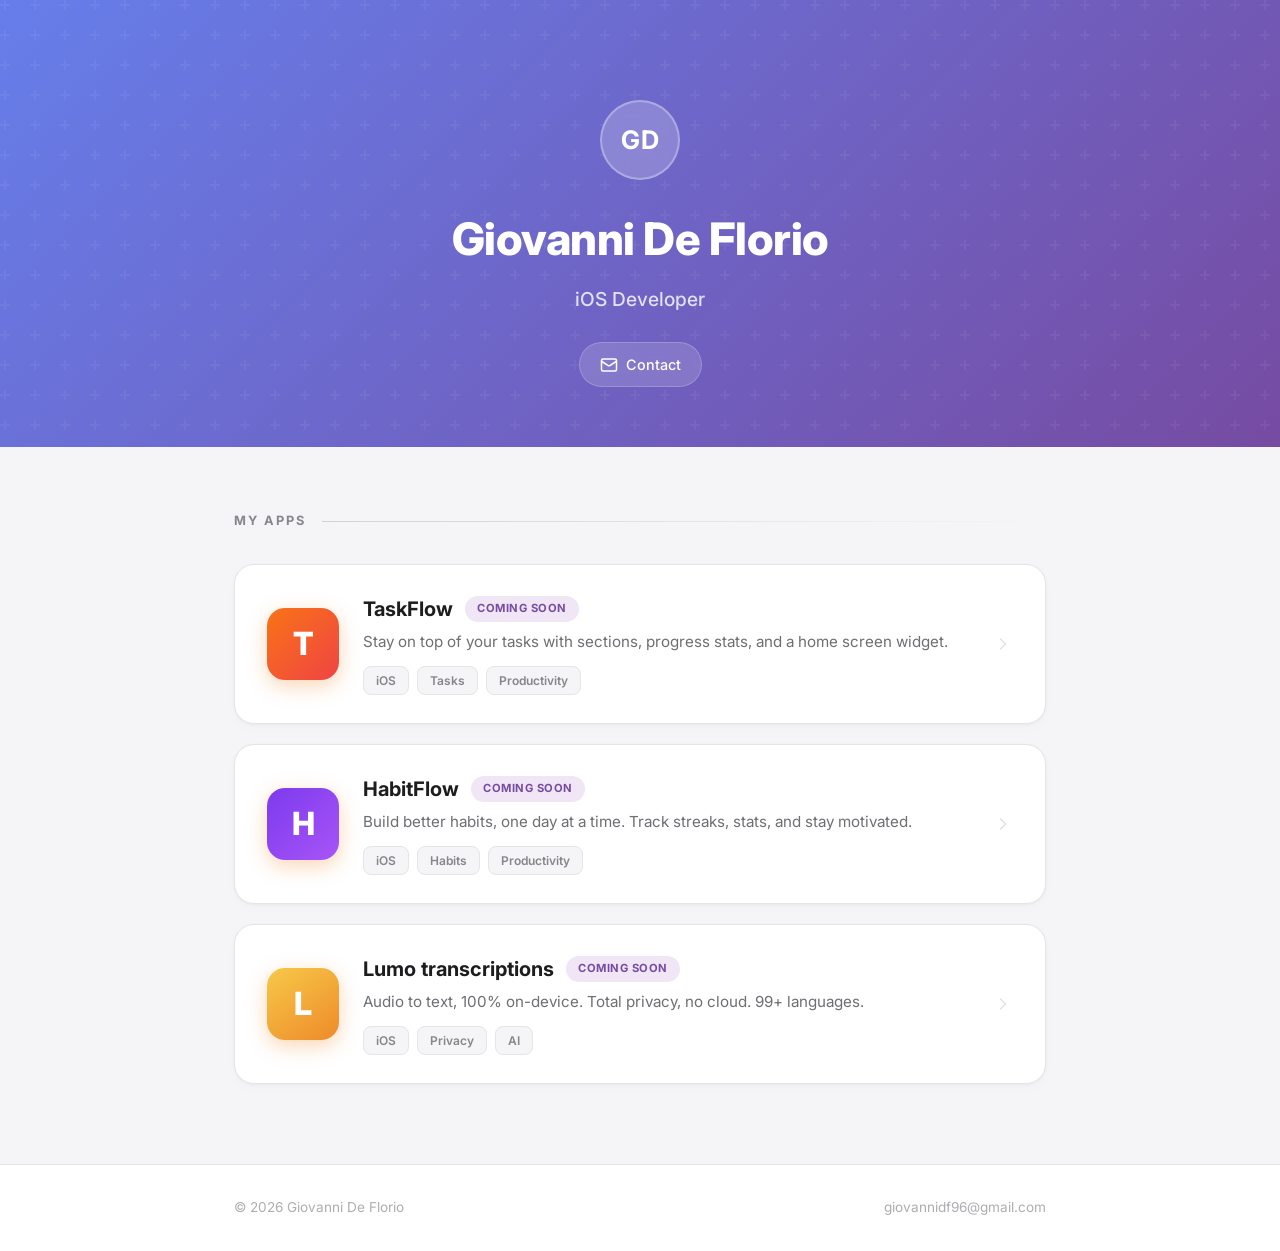
<file: index.html>
<!DOCTYPE html>
<html lang="en">
<head>
    <meta charset="UTF-8">
    <meta name="viewport" content="width=device-width, initial-scale=1.0">
    <title>Giovanni De Florio - Apps</title>
    <link rel="stylesheet" href="style.css">
    <link rel="preconnect" href="https://fonts.googleapis.com">
    <link rel="preconnect" href="https://fonts.gstatic.com" crossorigin>
    <link href="https://fonts.googleapis.com/css2?family=Inter:wght@400;500;600;700;800&display=swap" rel="stylesheet">
</head>
<body>
    <header>
        <div class="header-bg"></div>
        <div class="container header-content">
            <div class="avatar">GD</div>
            <h1>Giovanni De Florio</h1>
            <p class="tagline">iOS Developer</p>
            <div class="header-links">
                <a href="mailto:giovannidf96@gmail.com" class="header-link">
                    <svg width="18" height="18" viewBox="0 0 24 24" fill="none" stroke="currentColor" stroke-width="2" stroke-linecap="round" stroke-linejoin="round"><rect x="2" y="4" width="20" height="16" rx="2"/><path d="m22 7-8.97 5.7a1.94 1.94 0 0 1-2.06 0L2 7"/></svg>
                    Contact
                </a>
            </div>
        </div>
    </header>

    <main>
        <section class="apps">
            <div class="container">
                <div class="section-header">
                    <h2>My Apps</h2>
                    <div class="section-line"></div>
                </div>
                <div class="apps-grid">
                    <a href="taskflow/" class="app-card">
                        <div class="app-icon-placeholder" style="background: linear-gradient(135deg, #f97316, #ef4444);">
                            <span>T</span>
                        </div>
                        <div class="app-info">
                            <div class="app-title-row">
                                <h3>TaskFlow</h3>
                                <span class="app-badge">Coming Soon</span>
                            </div>
                            <p>Stay on top of your tasks with sections, progress stats, and a home screen widget.</p>
                            <div class="app-tags">
                                <span class="tag">iOS</span>
                                <span class="tag">Tasks</span>
                                <span class="tag">Productivity</span>
                            </div>
                        </div>
                        <svg class="app-arrow" width="20" height="20" viewBox="0 0 24 24" fill="none" stroke="currentColor" stroke-width="2" stroke-linecap="round" stroke-linejoin="round"><path d="m9 18 6-6-6-6"/></svg>
                    </a>
                    <a href="habitflow/" class="app-card">
                        <div class="app-icon-placeholder" style="background: linear-gradient(135deg, #7c3aed, #a855f7);">
                            <span>H</span>
                        </div>
                        <div class="app-info">
                            <div class="app-title-row">
                                <h3>HabitFlow</h3>
                                <span class="app-badge">Coming Soon</span>
                            </div>
                            <p>Build better habits, one day at a time. Track streaks, stats, and stay motivated.</p>
                            <div class="app-tags">
                                <span class="tag">iOS</span>
                                <span class="tag">Habits</span>
                                <span class="tag">Productivity</span>
                            </div>
                        </div>
                        <svg class="app-arrow" width="20" height="20" viewBox="0 0 24 24" fill="none" stroke="currentColor" stroke-width="2" stroke-linecap="round" stroke-linejoin="round"><path d="m9 18 6-6-6-6"/></svg>
                    </a>
                    <a href="lumo/" class="app-card">
                        <div class="app-icon-placeholder">
                            <span>L</span>
                        </div>
                        <div class="app-info">
                            <div class="app-title-row">
                                <h3>Lumo transcriptions</h3>
                                <span class="app-badge">Coming Soon</span>
                            </div>
                            <p>Audio to text, 100% on-device. Total privacy, no cloud. 99+ languages.</p>
                            <div class="app-tags">
                                <span class="tag">iOS</span>
                                <span class="tag">Privacy</span>
                                <span class="tag">AI</span>
                            </div>
                        </div>
                        <svg class="app-arrow" width="20" height="20" viewBox="0 0 24 24" fill="none" stroke="currentColor" stroke-width="2" stroke-linecap="round" stroke-linejoin="round"><path d="m9 18 6-6-6-6"/></svg>
                    </a>
                </div>
            </div>
        </section>
    </main>

    <footer>
        <div class="container">
            <div class="footer-content">
                <p>&copy; 2026 Giovanni De Florio</p>
                <a href="mailto:giovannidf96@gmail.com">giovannidf96@gmail.com</a>
            </div>
        </div>
    </footer>
</body>
</html>
</file>
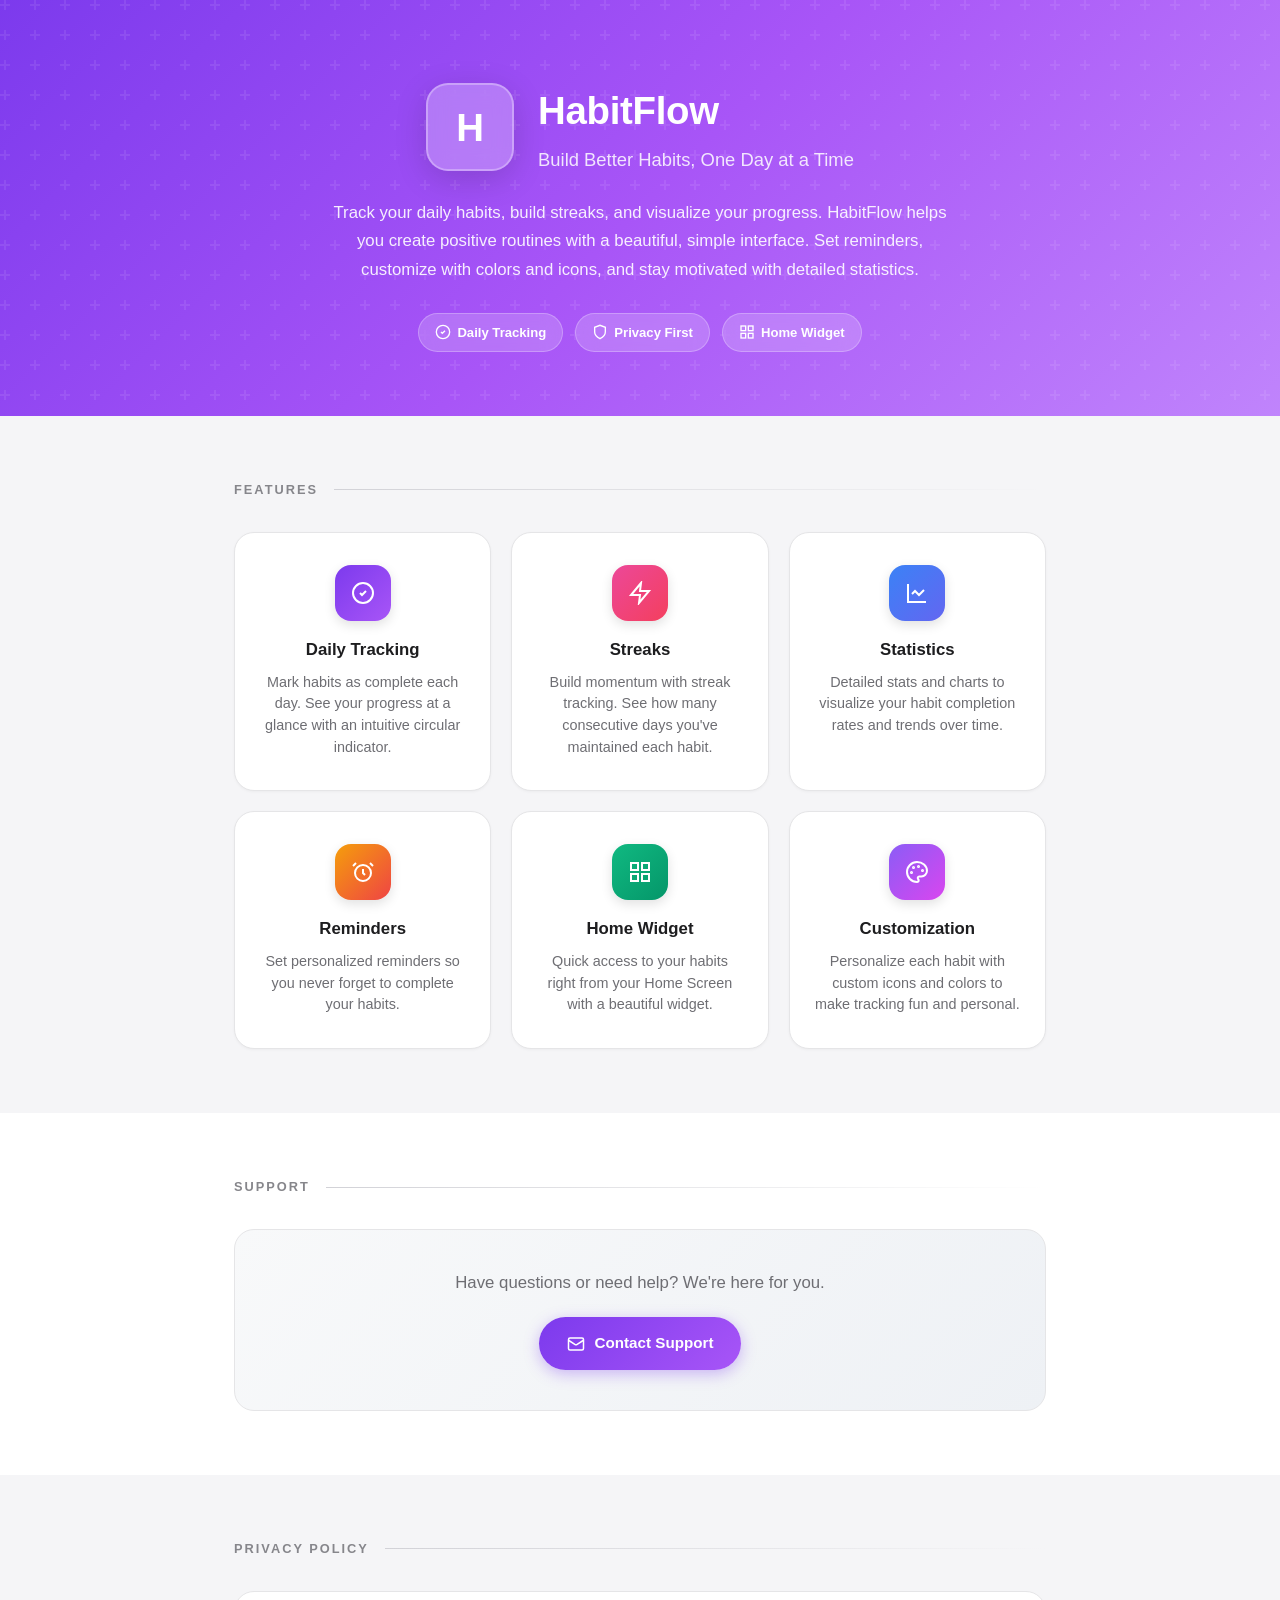
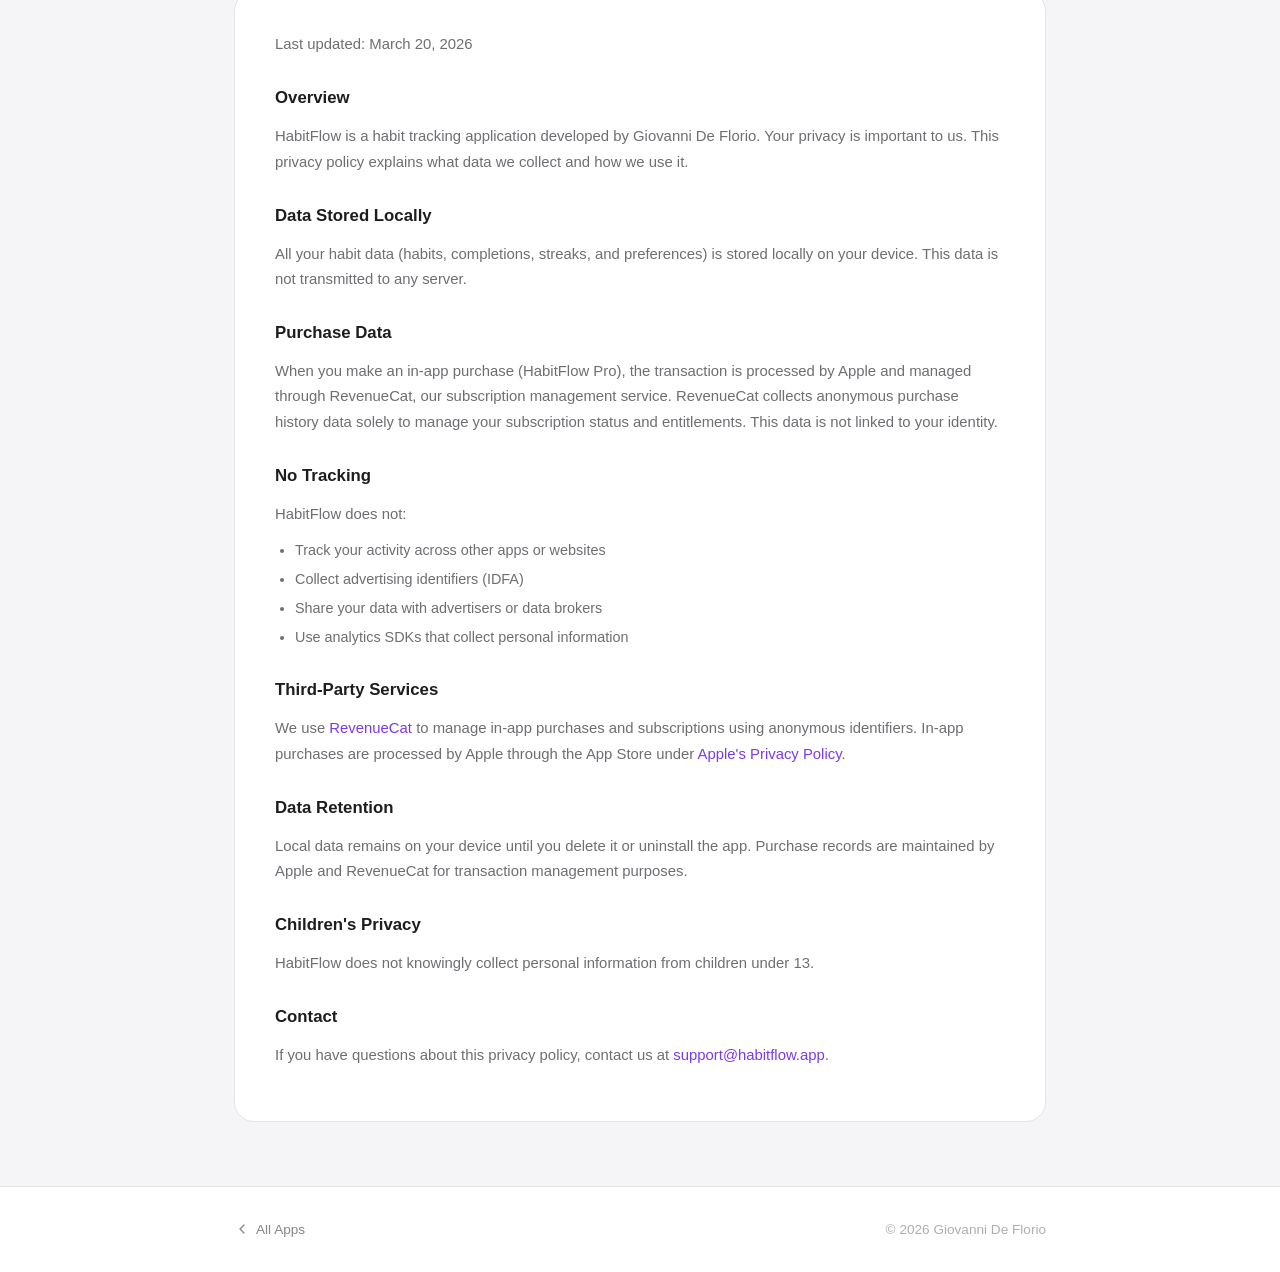
<file: habitflow/index.html>
<!DOCTYPE html>
<html lang="en">
<head>
    <meta charset="UTF-8">
    <meta name="viewport" content="width=device-width, initial-scale=1.0">
    <title>HabitFlow - Build Better Habits</title>
    <link rel="stylesheet" href="../style.css">
    <link rel="stylesheet" href="style.css">
</head>
<body>
    <header class="app-header">
        <div class="header-bg"></div>
        <div class="container header-content">
            <div class="app-hero">
                <div class="app-icon-large">H</div>
                <div class="hero-text">
                    <h1>HabitFlow</h1>
                    <p class="tagline">Build Better Habits, One Day at a Time</p>
                </div>
            </div>
            <p class="hero-desc">Track your daily habits, build streaks, and visualize your progress. HabitFlow helps you create positive routines with a beautiful, simple interface. Set reminders, customize with colors and icons, and stay motivated with detailed statistics.</p>
            <div class="hero-badges">
                <span class="hero-badge">
                    <svg width="16" height="16" viewBox="0 0 24 24" fill="none" stroke="currentColor" stroke-width="2"><circle cx="12" cy="12" r="10"/><path d="m9 12 2 2 4-4"/></svg>
                    Daily Tracking
                </span>
                <span class="hero-badge">
                    <svg width="16" height="16" viewBox="0 0 24 24" fill="none" stroke="currentColor" stroke-width="2"><path d="M12 22s8-4 8-10V5l-8-3-8 3v7c0 6 8 10 8 10z"/></svg>
                    Privacy First
                </span>
                <span class="hero-badge">
                    <svg width="16" height="16" viewBox="0 0 24 24" fill="none" stroke="currentColor" stroke-width="2"><rect x="3" y="3" width="7" height="7"/><rect x="14" y="3" width="7" height="7"/><rect x="14" y="14" width="7" height="7"/><rect x="3" y="14" width="7" height="7"/></svg>
                    Home Widget
                </span>
            </div>
        </div>
    </header>

    <main>
        <section class="features-section">
            <div class="container">
                <div class="section-header">
                    <h2>Features</h2>
                    <div class="section-line"></div>
                </div>
                <div class="features-grid">
                    <div class="feature-card">
                        <div class="feature-icon" style="background: linear-gradient(135deg, #7c3aed, #a855f7);">
                            <svg width="24" height="24" viewBox="0 0 24 24" fill="none" stroke="#fff" stroke-width="2"><circle cx="12" cy="12" r="10"/><path d="m9 12 2 2 4-4"/></svg>
                        </div>
                        <h3>Daily Tracking</h3>
                        <p>Mark habits as complete each day. See your progress at a glance with an intuitive circular indicator.</p>
                    </div>
                    <div class="feature-card">
                        <div class="feature-icon" style="background: linear-gradient(135deg, #ec4899, #f43f5e);">
                            <svg width="24" height="24" viewBox="0 0 24 24" fill="none" stroke="#fff" stroke-width="2"><path d="M13 2L3 14h9l-1 8 10-12h-9l1-8z"/></svg>
                        </div>
                        <h3>Streaks</h3>
                        <p>Build momentum with streak tracking. See how many consecutive days you've maintained each habit.</p>
                    </div>
                    <div class="feature-card">
                        <div class="feature-icon" style="background: linear-gradient(135deg, #3b82f6, #6366f1);">
                            <svg width="24" height="24" viewBox="0 0 24 24" fill="none" stroke="#fff" stroke-width="2"><path d="M3 3v18h18"/><path d="m19 9-5 5-4-4-3 3"/></svg>
                        </div>
                        <h3>Statistics</h3>
                        <p>Detailed stats and charts to visualize your habit completion rates and trends over time.</p>
                    </div>
                    <div class="feature-card">
                        <div class="feature-icon" style="background: linear-gradient(135deg, #f59e0b, #ef4444);">
                            <svg width="24" height="24" viewBox="0 0 24 24" fill="none" stroke="#fff" stroke-width="2"><circle cx="12" cy="13" r="8"/><path d="M12 9v4l2 2"/><path d="M5 3 2 6"/><path d="m22 6-3-3"/></svg>
                        </div>
                        <h3>Reminders</h3>
                        <p>Set personalized reminders so you never forget to complete your habits.</p>
                    </div>
                    <div class="feature-card">
                        <div class="feature-icon" style="background: linear-gradient(135deg, #10b981, #059669);">
                            <svg width="24" height="24" viewBox="0 0 24 24" fill="none" stroke="#fff" stroke-width="2"><rect x="3" y="3" width="7" height="7"/><rect x="14" y="3" width="7" height="7"/><rect x="14" y="14" width="7" height="7"/><rect x="3" y="14" width="7" height="7"/></svg>
                        </div>
                        <h3>Home Widget</h3>
                        <p>Quick access to your habits right from your Home Screen with a beautiful widget.</p>
                    </div>
                    <div class="feature-card">
                        <div class="feature-icon" style="background: linear-gradient(135deg, #8b5cf6, #d946ef);">
                            <svg width="24" height="24" viewBox="0 0 24 24" fill="none" stroke="#fff" stroke-width="2"><circle cx="13.5" cy="6.5" r="0.5" fill="#fff"/><circle cx="17.5" cy="10.5" r="0.5" fill="#fff"/><circle cx="8.5" cy="7.5" r="0.5" fill="#fff"/><circle cx="6.5" cy="12.5" r="0.5" fill="#fff"/><path d="M12 2C6.5 2 2 6.5 2 12s4.5 10 10 10c.926 0 1.648-.746 1.648-1.688 0-.437-.18-.835-.437-1.125-.29-.289-.438-.652-.438-1.125a1.64 1.64 0 0 1 1.668-1.668h1.996c3.051 0 5.555-2.503 5.555-5.554C21.965 6.012 17.461 2 12 2z"/></svg>
                        </div>
                        <h3>Customization</h3>
                        <p>Personalize each habit with custom icons and colors to make tracking fun and personal.</p>
                    </div>
                </div>
            </div>
        </section>

        <section class="support-section">
            <div class="container">
                <div class="section-header">
                    <h2>Support</h2>
                    <div class="section-line"></div>
                </div>
                <div class="support-box">
                    <p>Have questions or need help? We're here for you.</p>
                    <a href="mailto:support@habitflow.app" class="support-btn">
                        <svg width="18" height="18" viewBox="0 0 24 24" fill="none" stroke="currentColor" stroke-width="2"><rect x="2" y="4" width="20" height="16" rx="2"/><path d="m22 7-8.97 5.7a1.94 1.94 0 0 1-2.06 0L2 7"/></svg>
                        Contact Support
                    </a>
                </div>
            </div>
        </section>

        <section class="privacy-section" id="privacy">
            <div class="container">
                <div class="section-header">
                    <h2>Privacy Policy</h2>
                    <div class="section-line"></div>
                </div>
                <div class="privacy-content">
                    <p class="privacy-date">Last updated: March 20, 2026</p>

                    <h3>Overview</h3>
                    <p>HabitFlow is a habit tracking application developed by Giovanni De Florio. Your privacy is important to us. This privacy policy explains what data we collect and how we use it.</p>

                    <h3>Data Stored Locally</h3>
                    <p>All your habit data (habits, completions, streaks, and preferences) is stored locally on your device. This data is not transmitted to any server.</p>

                    <h3>Purchase Data</h3>
                    <p>When you make an in-app purchase (HabitFlow Pro), the transaction is processed by Apple and managed through RevenueCat, our subscription management service. RevenueCat collects anonymous purchase history data solely to manage your subscription status and entitlements. This data is not linked to your identity.</p>

                    <h3>No Tracking</h3>
                    <p>HabitFlow does not:</p>
                    <ul>
                        <li>Track your activity across other apps or websites</li>
                        <li>Collect advertising identifiers (IDFA)</li>
                        <li>Share your data with advertisers or data brokers</li>
                        <li>Use analytics SDKs that collect personal information</li>
                    </ul>

                    <h3>Third-Party Services</h3>
                    <p>We use <a href="https://www.revenuecat.com/privacy/">RevenueCat</a> to manage in-app purchases and subscriptions using anonymous identifiers. In-app purchases are processed by Apple through the App Store under <a href="https://www.apple.com/legal/privacy/">Apple's Privacy Policy</a>.</p>

                    <h3>Data Retention</h3>
                    <p>Local data remains on your device until you delete it or uninstall the app. Purchase records are maintained by Apple and RevenueCat for transaction management purposes.</p>

                    <h3>Children's Privacy</h3>
                    <p>HabitFlow does not knowingly collect personal information from children under 13.</p>

                    <h3>Contact</h3>
                    <p>If you have questions about this privacy policy, contact us at <a href="mailto:support@habitflow.app">support@habitflow.app</a>.</p>
                </div>
            </div>
        </section>
    </main>

    <footer>
        <div class="container">
            <div class="footer-content">
                <a href="../" class="back-link">
                    <svg width="16" height="16" viewBox="0 0 24 24" fill="none" stroke="currentColor" stroke-width="2" stroke-linecap="round" stroke-linejoin="round"><path d="m15 18-6-6 6-6"/></svg>
                    All Apps
                </a>
                <p>&copy; 2026 Giovanni De Florio</p>
            </div>
        </div>
    </footer>
</body>
</html>
</file>
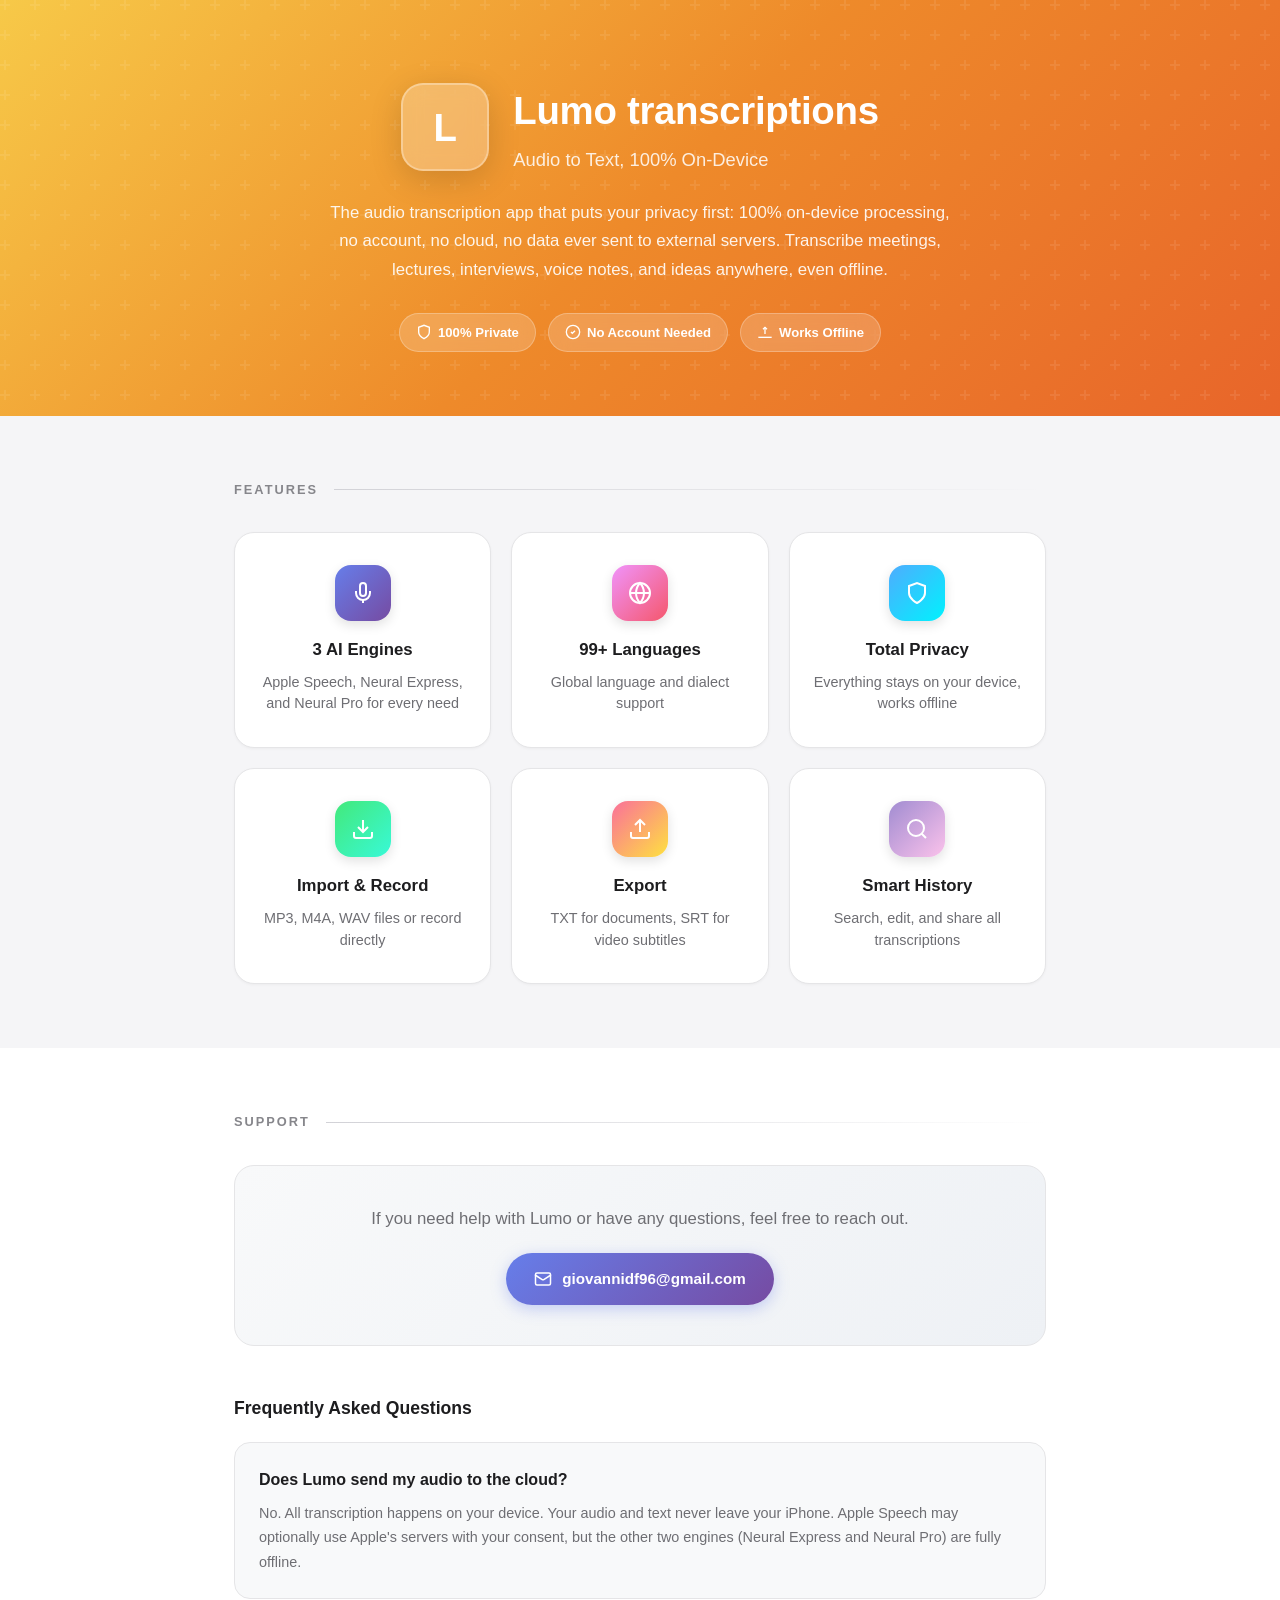
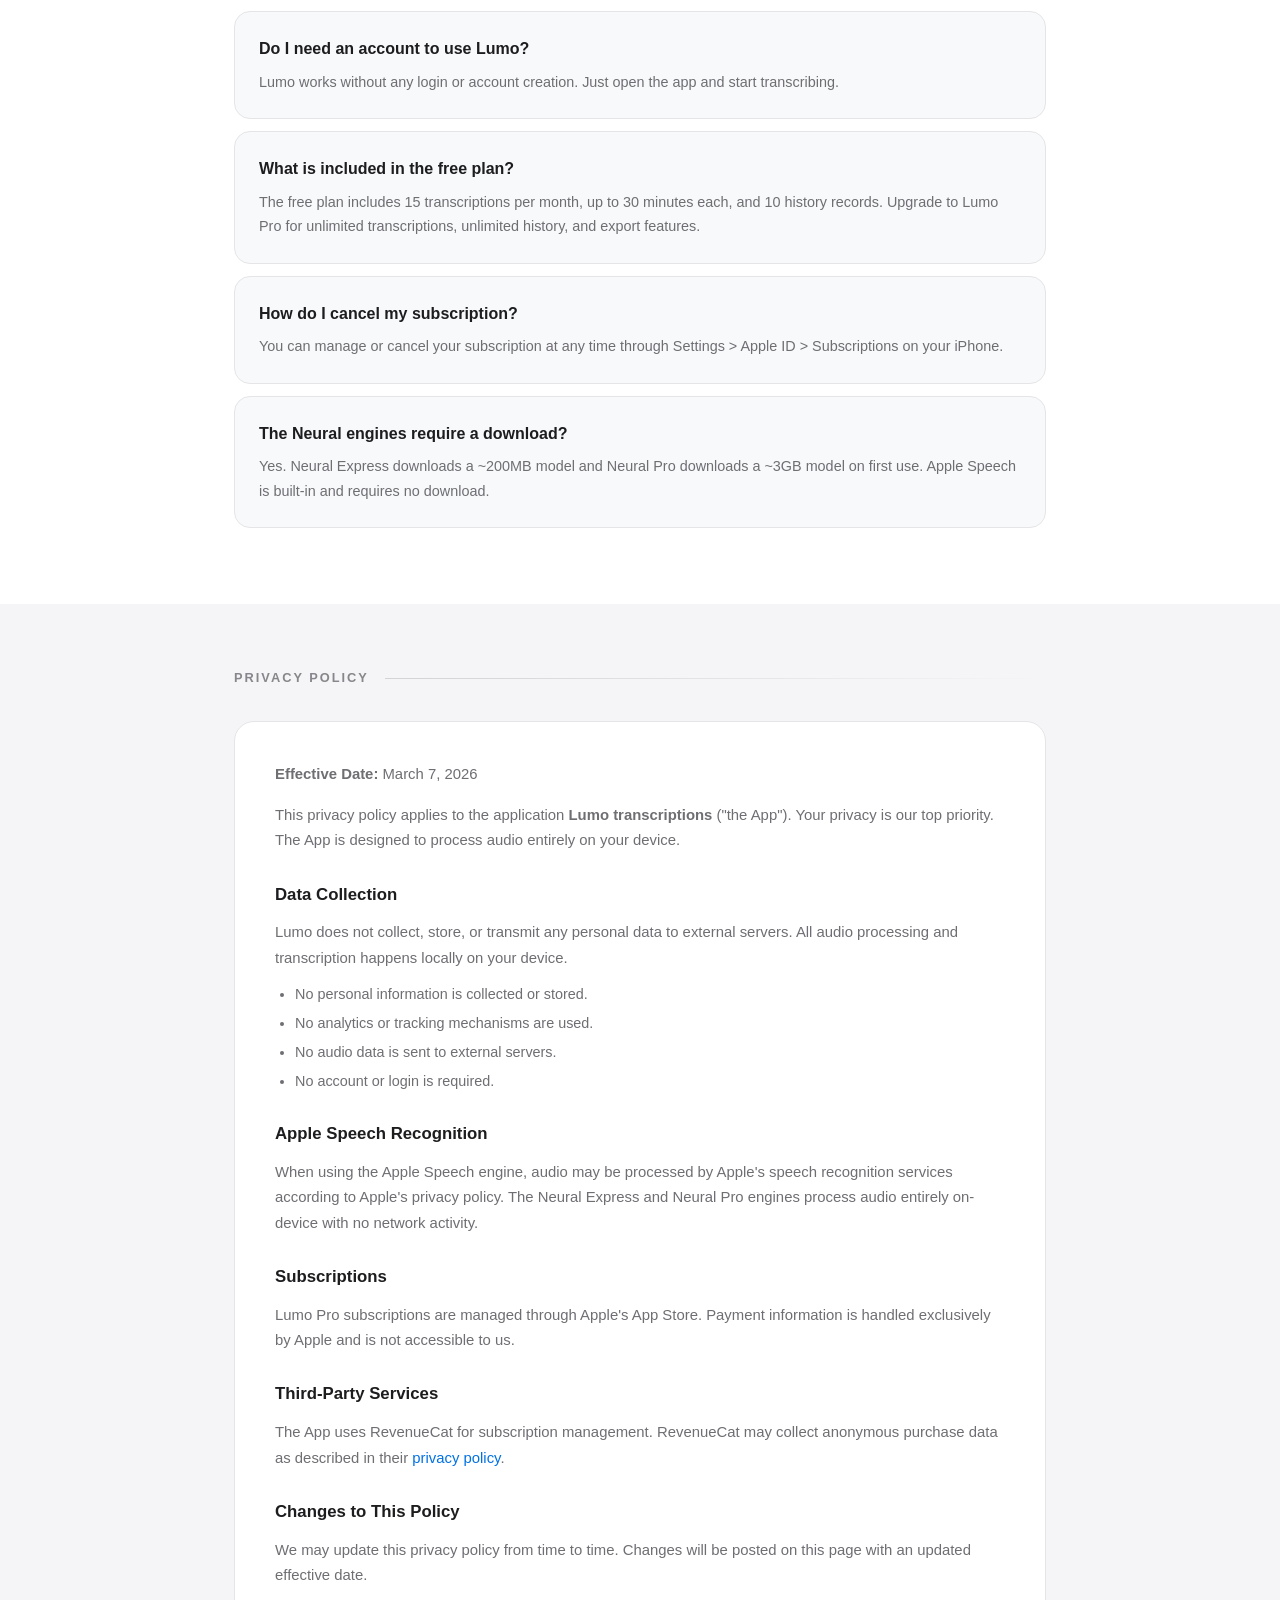
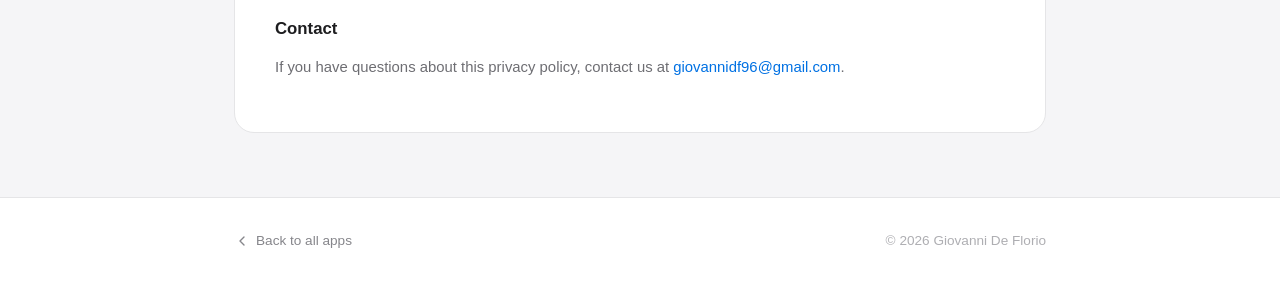
<file: lumo/index.html>
<!DOCTYPE html>
<html lang="en">
<head>
    <meta charset="UTF-8">
    <meta name="viewport" content="width=device-width, initial-scale=1.0">
    <title>Lumo transcriptions - Privacy-First Audio Transcription</title>
    <link rel="stylesheet" href="../style.css">
    <link rel="stylesheet" href="style.css">
</head>
<body>
    <header class="app-header">
        <div class="header-bg"></div>
        <div class="container header-content">
            <div class="app-hero">
                <div class="app-icon-large">L</div>
                <div class="hero-text">
                    <h1>Lumo transcriptions</h1>
                    <p class="tagline">Audio to Text, 100% On-Device</p>
                </div>
            </div>
            <p class="hero-desc">The audio transcription app that puts your privacy first: 100% on-device processing, no account, no cloud, no data ever sent to external servers. Transcribe meetings, lectures, interviews, voice notes, and ideas anywhere, even offline.</p>
            <div class="hero-badges">
                <span class="hero-badge">
                    <svg width="16" height="16" viewBox="0 0 24 24" fill="none" stroke="currentColor" stroke-width="2"><path d="M12 22s8-4 8-10V5l-8-3-8 3v7c0 6 8 10 8 10z"/></svg>
                    100% Private
                </span>
                <span class="hero-badge">
                    <svg width="16" height="16" viewBox="0 0 24 24" fill="none" stroke="currentColor" stroke-width="2"><circle cx="12" cy="12" r="10"/><path d="m9 12 2 2 4-4"/></svg>
                    No Account Needed
                </span>
                <span class="hero-badge">
                    <svg width="16" height="16" viewBox="0 0 24 24" fill="none" stroke="currentColor" stroke-width="2"><path d="M2 20h20"/><path d="m9 8 3-3 3 3"/><path d="M12 5v10"/></svg>
                    Works Offline
                </span>
            </div>
        </div>
    </header>

    <main>
        <section class="features-section">
            <div class="container">
                <div class="section-header">
                    <h2>Features</h2>
                    <div class="section-line"></div>
                </div>
                <div class="features-grid">
                    <div class="feature-card">
                        <div class="feature-icon" style="background: linear-gradient(135deg, #667eea, #764ba2);">
                            <svg width="24" height="24" viewBox="0 0 24 24" fill="none" stroke="#fff" stroke-width="2"><path d="M12 2a3 3 0 0 0-3 3v7a3 3 0 0 0 6 0V5a3 3 0 0 0-3-3Z"/><path d="M19 10v2a7 7 0 0 1-14 0v-2"/><line x1="12" x2="12" y1="19" y2="22"/></svg>
                        </div>
                        <h3>3 AI Engines</h3>
                        <p>Apple Speech, Neural Express, and Neural Pro for every need</p>
                    </div>
                    <div class="feature-card">
                        <div class="feature-icon" style="background: linear-gradient(135deg, #f093fb, #f5576c);">
                            <svg width="24" height="24" viewBox="0 0 24 24" fill="none" stroke="#fff" stroke-width="2"><circle cx="12" cy="12" r="10"/><line x1="2" x2="22" y1="12" y2="12"/><path d="M12 2a15.3 15.3 0 0 1 4 10 15.3 15.3 0 0 1-4 10 15.3 15.3 0 0 1-4-10 15.3 15.3 0 0 1 4-10z"/></svg>
                        </div>
                        <h3>99+ Languages</h3>
                        <p>Global language and dialect support</p>
                    </div>
                    <div class="feature-card">
                        <div class="feature-icon" style="background: linear-gradient(135deg, #4facfe, #00f2fe);">
                            <svg width="24" height="24" viewBox="0 0 24 24" fill="none" stroke="#fff" stroke-width="2"><path d="M12 22s8-4 8-10V5l-8-3-8 3v7c0 6 8 10 8 10z"/></svg>
                        </div>
                        <h3>Total Privacy</h3>
                        <p>Everything stays on your device, works offline</p>
                    </div>
                    <div class="feature-card">
                        <div class="feature-icon" style="background: linear-gradient(135deg, #43e97b, #38f9d7);">
                            <svg width="24" height="24" viewBox="0 0 24 24" fill="none" stroke="#fff" stroke-width="2"><path d="M21 15v4a2 2 0 0 1-2 2H5a2 2 0 0 1-2-2v-4"/><polyline points="7 10 12 15 17 10"/><line x1="12" x2="12" y1="15" y2="3"/></svg>
                        </div>
                        <h3>Import & Record</h3>
                        <p>MP3, M4A, WAV files or record directly</p>
                    </div>
                    <div class="feature-card">
                        <div class="feature-icon" style="background: linear-gradient(135deg, #fa709a, #fee140);">
                            <svg width="24" height="24" viewBox="0 0 24 24" fill="none" stroke="#fff" stroke-width="2"><path d="M21 15v4a2 2 0 0 1-2 2H5a2 2 0 0 1-2-2v-4"/><polyline points="17 8 12 3 7 8"/><line x1="12" x2="12" y1="3" y2="15"/></svg>
                        </div>
                        <h3>Export</h3>
                        <p>TXT for documents, SRT for video subtitles</p>
                    </div>
                    <div class="feature-card">
                        <div class="feature-icon" style="background: linear-gradient(135deg, #a18cd1, #fbc2eb);">
                            <svg width="24" height="24" viewBox="0 0 24 24" fill="none" stroke="#fff" stroke-width="2"><circle cx="11" cy="11" r="8"/><path d="m21 21-4.3-4.3"/></svg>
                        </div>
                        <h3>Smart History</h3>
                        <p>Search, edit, and share all transcriptions</p>
                    </div>
                </div>
            </div>
        </section>

        <section class="support-section" id="support">
            <div class="container">
                <div class="section-header">
                    <h2>Support</h2>
                    <div class="section-line"></div>
                </div>
                <div class="support-box">
                    <p>If you need help with Lumo or have any questions, feel free to reach out.</p>
                    <a href="mailto:giovannidf96@gmail.com" class="support-btn">
                        <svg width="18" height="18" viewBox="0 0 24 24" fill="none" stroke="currentColor" stroke-width="2" stroke-linecap="round" stroke-linejoin="round"><rect x="2" y="4" width="20" height="16" rx="2"/><path d="m22 7-8.97 5.7a1.94 1.94 0 0 1-2.06 0L2 7"/></svg>
                        giovannidf96@gmail.com
                    </a>
                </div>

                <div class="faq">
                    <h3>Frequently Asked Questions</h3>
                    <div class="faq-item">
                        <h4>Does Lumo send my audio to the cloud?</h4>
                        <p>No. All transcription happens on your device. Your audio and text never leave your iPhone. Apple Speech may optionally use Apple's servers with your consent, but the other two engines (Neural Express and Neural Pro) are fully offline.</p>
                    </div>
                    <div class="faq-item">
                        <h4>Do I need an account to use Lumo?</h4>
                        <p>Lumo works without any login or account creation. Just open the app and start transcribing.</p>
                    </div>
                    <div class="faq-item">
                        <h4>What is included in the free plan?</h4>
                        <p>The free plan includes 15 transcriptions per month, up to 30 minutes each, and 10 history records. Upgrade to Lumo Pro for unlimited transcriptions, unlimited history, and export features.</p>
                    </div>
                    <div class="faq-item">
                        <h4>How do I cancel my subscription?</h4>
                        <p>You can manage or cancel your subscription at any time through Settings > Apple ID > Subscriptions on your iPhone.</p>
                    </div>
                    <div class="faq-item">
                        <h4>The Neural engines require a download?</h4>
                        <p>Yes. Neural Express downloads a ~200MB model and Neural Pro downloads a ~3GB model on first use. Apple Speech is built-in and requires no download.</p>
                    </div>
                </div>
            </div>
        </section>

        <section class="privacy-section" id="privacy">
            <div class="container">
                <div class="section-header">
                    <h2>Privacy Policy</h2>
                    <div class="section-line"></div>
                </div>
                <div class="privacy-content">
                    <p class="privacy-date"><strong>Effective Date:</strong> March 7, 2026</p>

                    <p>This privacy policy applies to the application <strong>Lumo transcriptions</strong> ("the App"). Your privacy is our top priority. The App is designed to process audio entirely on your device.</p>

                    <h3>Data Collection</h3>
                    <p>Lumo does not collect, store, or transmit any personal data to external servers. All audio processing and transcription happens locally on your device.</p>
                    <ul>
                        <li>No personal information is collected or stored.</li>
                        <li>No analytics or tracking mechanisms are used.</li>
                        <li>No audio data is sent to external servers.</li>
                        <li>No account or login is required.</li>
                    </ul>

                    <h3>Apple Speech Recognition</h3>
                    <p>When using the Apple Speech engine, audio may be processed by Apple's speech recognition services according to Apple's privacy policy. The Neural Express and Neural Pro engines process audio entirely on-device with no network activity.</p>

                    <h3>Subscriptions</h3>
                    <p>Lumo Pro subscriptions are managed through Apple's App Store. Payment information is handled exclusively by Apple and is not accessible to us.</p>

                    <h3>Third-Party Services</h3>
                    <p>The App uses RevenueCat for subscription management. RevenueCat may collect anonymous purchase data as described in their <a href="https://www.revenuecat.com/privacy/" target="_blank" rel="noopener">privacy policy</a>.</p>

                    <h3>Changes to This Policy</h3>
                    <p>We may update this privacy policy from time to time. Changes will be posted on this page with an updated effective date.</p>

                    <h3>Contact</h3>
                    <p>If you have questions about this privacy policy, contact us at <a href="mailto:giovannidf96@gmail.com">giovannidf96@gmail.com</a>.</p>
                </div>
            </div>
        </section>
    </main>

    <footer>
        <div class="container">
            <div class="footer-content">
                <a href="/" class="back-link">
                    <svg width="16" height="16" viewBox="0 0 24 24" fill="none" stroke="currentColor" stroke-width="2" stroke-linecap="round" stroke-linejoin="round"><path d="m15 18-6-6 6-6"/></svg>
                    Back to all apps
                </a>
                <p>&copy; 2026 Giovanni De Florio</p>
            </div>
        </div>
    </footer>
</body>
</html>
</file>
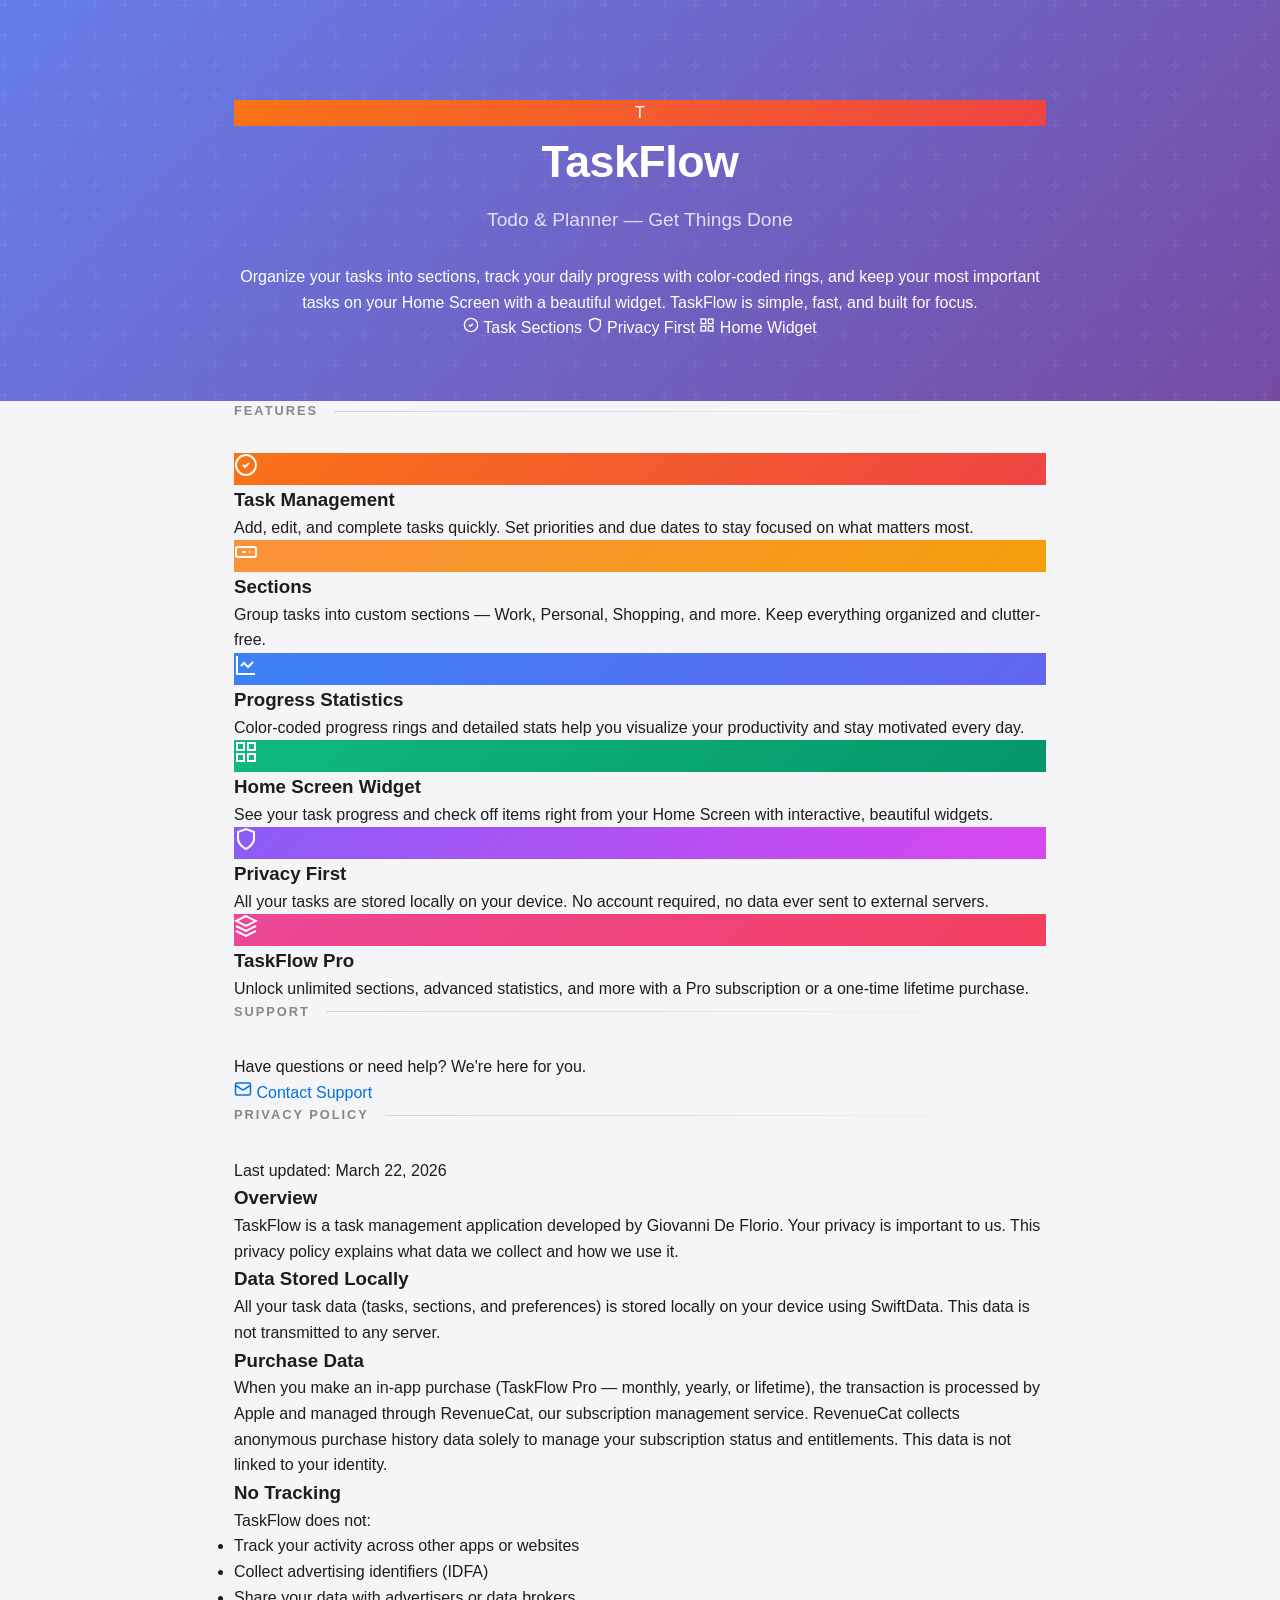
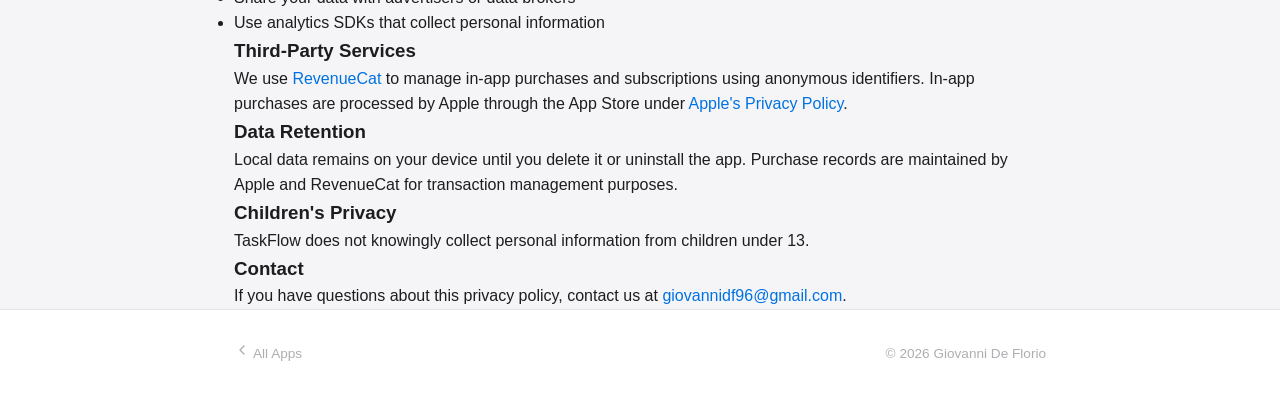
<file: taskflow/index.html>
<!DOCTYPE html>
<html lang="en">
<head>
    <meta charset="UTF-8">
    <meta name="viewport" content="width=device-width, initial-scale=1.0">
    <title>TaskFlow - Todo & Planner</title>
    <link rel="stylesheet" href="../style.css">
</head>
<body>
    <header class="app-header">
        <div class="header-bg"></div>
        <div class="container header-content">
            <div class="app-hero">
                <div class="app-icon-large" style="background: linear-gradient(135deg, #f97316, #ef4444);">T</div>
                <div class="hero-text">
                    <h1>TaskFlow</h1>
                    <p class="tagline">Todo & Planner — Get Things Done</p>
                </div>
            </div>
            <p class="hero-desc">Organize your tasks into sections, track your daily progress with color-coded rings, and keep your most important tasks on your Home Screen with a beautiful widget. TaskFlow is simple, fast, and built for focus.</p>
            <div class="hero-badges">
                <span class="hero-badge">
                    <svg width="16" height="16" viewBox="0 0 24 24" fill="none" stroke="currentColor" stroke-width="2"><circle cx="12" cy="12" r="10"/><path d="m9 12 2 2 4-4"/></svg>
                    Task Sections
                </span>
                <span class="hero-badge">
                    <svg width="16" height="16" viewBox="0 0 24 24" fill="none" stroke="currentColor" stroke-width="2"><path d="M12 22s8-4 8-10V5l-8-3-8 3v7c0 6 8 10 8 10z"/></svg>
                    Privacy First
                </span>
                <span class="hero-badge">
                    <svg width="16" height="16" viewBox="0 0 24 24" fill="none" stroke="currentColor" stroke-width="2"><rect x="3" y="3" width="7" height="7"/><rect x="14" y="3" width="7" height="7"/><rect x="14" y="14" width="7" height="7"/><rect x="3" y="14" width="7" height="7"/></svg>
                    Home Widget
                </span>
            </div>
        </div>
    </header>

    <main>
        <section class="features-section">
            <div class="container">
                <div class="section-header">
                    <h2>Features</h2>
                    <div class="section-line"></div>
                </div>
                <div class="features-grid">
                    <div class="feature-card">
                        <div class="feature-icon" style="background: linear-gradient(135deg, #f97316, #ef4444);">
                            <svg width="24" height="24" viewBox="0 0 24 24" fill="none" stroke="#fff" stroke-width="2"><circle cx="12" cy="12" r="10"/><path d="m9 12 2 2 4-4"/></svg>
                        </div>
                        <h3>Task Management</h3>
                        <p>Add, edit, and complete tasks quickly. Set priorities and due dates to stay focused on what matters most.</p>
                    </div>
                    <div class="feature-card">
                        <div class="feature-icon" style="background: linear-gradient(135deg, #fb923c, #f59e0b);">
                            <svg width="24" height="24" viewBox="0 0 24 24" fill="none" stroke="#fff" stroke-width="2"><path d="M20 7H4a2 2 0 0 0-2 2v6a2 2 0 0 0 2 2h16a2 2 0 0 0 2-2V9a2 2 0 0 0-2-2z"/><path d="M12 12H8"/><path d="M16 12h-1"/></svg>
                        </div>
                        <h3>Sections</h3>
                        <p>Group tasks into custom sections — Work, Personal, Shopping, and more. Keep everything organized and clutter-free.</p>
                    </div>
                    <div class="feature-card">
                        <div class="feature-icon" style="background: linear-gradient(135deg, #3b82f6, #6366f1);">
                            <svg width="24" height="24" viewBox="0 0 24 24" fill="none" stroke="#fff" stroke-width="2"><path d="M3 3v18h18"/><path d="m19 9-5 5-4-4-3 3"/></svg>
                        </div>
                        <h3>Progress Statistics</h3>
                        <p>Color-coded progress rings and detailed stats help you visualize your productivity and stay motivated every day.</p>
                    </div>
                    <div class="feature-card">
                        <div class="feature-icon" style="background: linear-gradient(135deg, #10b981, #059669);">
                            <svg width="24" height="24" viewBox="0 0 24 24" fill="none" stroke="#fff" stroke-width="2"><rect x="3" y="3" width="7" height="7"/><rect x="14" y="3" width="7" height="7"/><rect x="14" y="14" width="7" height="7"/><rect x="3" y="14" width="7" height="7"/></svg>
                        </div>
                        <h3>Home Screen Widget</h3>
                        <p>See your task progress and check off items right from your Home Screen with interactive, beautiful widgets.</p>
                    </div>
                    <div class="feature-card">
                        <div class="feature-icon" style="background: linear-gradient(135deg, #8b5cf6, #d946ef);">
                            <svg width="24" height="24" viewBox="0 0 24 24" fill="none" stroke="#fff" stroke-width="2"><path d="M12 22s8-4 8-10V5l-8-3-8 3v7c0 6 8 10 8 10z"/></svg>
                        </div>
                        <h3>Privacy First</h3>
                        <p>All your tasks are stored locally on your device. No account required, no data ever sent to external servers.</p>
                    </div>
                    <div class="feature-card">
                        <div class="feature-icon" style="background: linear-gradient(135deg, #ec4899, #f43f5e);">
                            <svg width="24" height="24" viewBox="0 0 24 24" fill="none" stroke="#fff" stroke-width="2"><path d="M12 2L2 7l10 5 10-5-10-5z"/><path d="m2 17 10 5 10-5"/><path d="m2 12 10 5 10-5"/></svg>
                        </div>
                        <h3>TaskFlow Pro</h3>
                        <p>Unlock unlimited sections, advanced statistics, and more with a Pro subscription or a one-time lifetime purchase.</p>
                    </div>
                </div>
            </div>
        </section>

        <section class="support-section">
            <div class="container">
                <div class="section-header">
                    <h2>Support</h2>
                    <div class="section-line"></div>
                </div>
                <div class="support-box">
                    <p>Have questions or need help? We're here for you.</p>
                    <a href="mailto:giovannidf96@gmail.com" class="support-btn">
                        <svg width="18" height="18" viewBox="0 0 24 24" fill="none" stroke="currentColor" stroke-width="2"><rect x="2" y="4" width="20" height="16" rx="2"/><path d="m22 7-8.97 5.7a1.94 1.94 0 0 1-2.06 0L2 7"/></svg>
                        Contact Support
                    </a>
                </div>
            </div>
        </section>

        <section class="privacy-section" id="privacy">
            <div class="container">
                <div class="section-header">
                    <h2>Privacy Policy</h2>
                    <div class="section-line"></div>
                </div>
                <div class="privacy-content">
                    <p class="privacy-date">Last updated: March 22, 2026</p>

                    <h3>Overview</h3>
                    <p>TaskFlow is a task management application developed by Giovanni De Florio. Your privacy is important to us. This privacy policy explains what data we collect and how we use it.</p>

                    <h3>Data Stored Locally</h3>
                    <p>All your task data (tasks, sections, and preferences) is stored locally on your device using SwiftData. This data is not transmitted to any server.</p>

                    <h3>Purchase Data</h3>
                    <p>When you make an in-app purchase (TaskFlow Pro — monthly, yearly, or lifetime), the transaction is processed by Apple and managed through RevenueCat, our subscription management service. RevenueCat collects anonymous purchase history data solely to manage your subscription status and entitlements. This data is not linked to your identity.</p>

                    <h3>No Tracking</h3>
                    <p>TaskFlow does not:</p>
                    <ul>
                        <li>Track your activity across other apps or websites</li>
                        <li>Collect advertising identifiers (IDFA)</li>
                        <li>Share your data with advertisers or data brokers</li>
                        <li>Use analytics SDKs that collect personal information</li>
                    </ul>

                    <h3>Third-Party Services</h3>
                    <p>We use <a href="https://www.revenuecat.com/privacy/">RevenueCat</a> to manage in-app purchases and subscriptions using anonymous identifiers. In-app purchases are processed by Apple through the App Store under <a href="https://www.apple.com/legal/privacy/">Apple's Privacy Policy</a>.</p>

                    <h3>Data Retention</h3>
                    <p>Local data remains on your device until you delete it or uninstall the app. Purchase records are maintained by Apple and RevenueCat for transaction management purposes.</p>

                    <h3>Children's Privacy</h3>
                    <p>TaskFlow does not knowingly collect personal information from children under 13.</p>

                    <h3>Contact</h3>
                    <p>If you have questions about this privacy policy, contact us at <a href="mailto:giovannidf96@gmail.com">giovannidf96@gmail.com</a>.</p>
                </div>
            </div>
        </section>
    </main>

    <footer>
        <div class="container">
            <div class="footer-content">
                <a href="../" class="back-link">
                    <svg width="16" height="16" viewBox="0 0 24 24" fill="none" stroke="currentColor" stroke-width="2" stroke-linecap="round" stroke-linejoin="round"><path d="m15 18-6-6 6-6"/></svg>
                    All Apps
                </a>
                <p>&copy; 2026 Giovanni De Florio</p>
            </div>
        </div>
    </footer>
</body>
</html>
</file>
<file: style.css>
* {
    box-sizing: border-box;
    margin: 0;
    padding: 0;
}

body {
    font-family: 'Inter', -apple-system, BlinkMacSystemFont, 'Segoe UI', Roboto, sans-serif;
    background: #f5f5f7;
    color: #1d1d1f;
    min-height: 100vh;
    line-height: 1.6;
    -webkit-font-smoothing: antialiased;
}

a {
    color: #0071e3;
    text-decoration: none;
    transition: color 0.2s;
}

a:hover {
    color: #0077ed;
}

.container {
    max-width: 860px;
    margin: 0 auto;
    padding: 0 24px;
}

/* Header */
header {
    position: relative;
    padding: 100px 24px 60px;
    text-align: center;
    overflow: hidden;
    background: linear-gradient(135deg, #667eea 0%, #764ba2 100%);
    color: #fff;
}

.header-bg {
    position: absolute;
    inset: 0;
    background: url("data:image/svg+xml,%3Csvg width='60' height='60' viewBox='0 0 60 60' xmlns='http://www.w3.org/2000/svg'%3E%3Cg fill='none' fill-rule='evenodd'%3E%3Cg fill='%23ffffff' fill-opacity='0.05'%3E%3Cpath d='M36 34v-4h-2v4h-4v2h4v4h2v-4h4v-2h-4zm0-30V0h-2v4h-4v2h4v4h2V6h4V4h-4zM6 34v-4H4v4H0v2h4v4h2v-4h4v-2H6zM6 4V0H4v4H0v2h4v4h2V6h4V4H6z'/%3E%3C/g%3E%3C/g%3E%3C/svg%3E");
    pointer-events: none;
}

.header-content {
    position: relative;
    z-index: 1;
}

.avatar {
    width: 80px;
    height: 80px;
    border-radius: 50%;
    background: rgba(255, 255, 255, 0.2);
    backdrop-filter: blur(10px);
    -webkit-backdrop-filter: blur(10px);
    border: 2px solid rgba(255, 255, 255, 0.3);
    display: flex;
    align-items: center;
    justify-content: center;
    font-size: 1.6rem;
    font-weight: 700;
    color: #fff;
    margin: 0 auto 24px;
    letter-spacing: 1px;
}

header h1 {
    font-size: 2.8rem;
    font-weight: 800;
    color: #fff;
    margin-bottom: 8px;
    letter-spacing: -0.5px;
}

.tagline {
    font-size: 1.2rem;
    color: rgba(255, 255, 255, 0.8);
    font-weight: 500;
    margin-bottom: 28px;
}

.header-links {
    display: flex;
    justify-content: center;
    gap: 12px;
}

.header-link {
    display: inline-flex;
    align-items: center;
    gap: 8px;
    color: #fff;
    background: rgba(255, 255, 255, 0.15);
    backdrop-filter: blur(10px);
    -webkit-backdrop-filter: blur(10px);
    border: 1px solid rgba(255, 255, 255, 0.2);
    padding: 10px 20px;
    border-radius: 50px;
    font-size: 0.9rem;
    font-weight: 500;
    transition: background 0.2s, transform 0.2s;
}

.header-link:hover {
    background: rgba(255, 255, 255, 0.25);
    color: #fff;
    transform: translateY(-1px);
}

/* Section header */
.section-header {
    display: flex;
    align-items: center;
    gap: 16px;
    margin-bottom: 32px;
}

.section-header h2 {
    font-size: 0.8rem;
    font-weight: 700;
    color: #86868b;
    text-transform: uppercase;
    letter-spacing: 2px;
    white-space: nowrap;
}

.section-line {
    flex: 1;
    height: 1px;
    background: linear-gradient(to right, #d2d2d7, transparent);
}

/* Apps */
.apps {
    padding: 64px 24px 80px;
}

.apps-grid {
    display: grid;
    gap: 20px;
}

.app-card {
    display: flex;
    align-items: center;
    gap: 24px;
    background: #fff;
    border: 1px solid #e5e5e7;
    border-radius: 20px;
    padding: 28px 32px;
    text-decoration: none;
    color: inherit;
    transition: transform 0.25s ease, box-shadow 0.25s ease;
    box-shadow: 0 1px 3px rgba(0, 0, 0, 0.04), 0 4px 12px rgba(0, 0, 0, 0.02);
}

.app-card:hover {
    transform: translateY(-4px);
    box-shadow: 0 12px 40px rgba(0, 0, 0, 0.1), 0 2px 8px rgba(0, 0, 0, 0.04);
    color: inherit;
}

.app-card:hover .app-arrow {
    transform: translateX(4px);
    opacity: 1;
}

.app-icon-placeholder {
    width: 72px;
    height: 72px;
    border-radius: 18px;
    background: linear-gradient(145deg, #f7c948, #ee8a2a);
    display: flex;
    align-items: center;
    justify-content: center;
    font-size: 2rem;
    font-weight: 800;
    color: #fff;
    flex-shrink: 0;
    box-shadow: 0 6px 20px rgba(238, 138, 42, 0.35);
}

.app-info {
    flex: 1;
    min-width: 0;
}

.app-title-row {
    display: flex;
    align-items: center;
    gap: 12px;
    margin-bottom: 6px;
    flex-wrap: wrap;
}

.app-info h3 {
    font-size: 1.25rem;
    font-weight: 700;
    color: #1d1d1f;
}

.app-info p {
    font-size: 0.95rem;
    color: #6e6e73;
    margin-bottom: 12px;
    line-height: 1.5;
}

.app-badge {
    display: inline-block;
    font-size: 0.7rem;
    font-weight: 700;
    color: #764ba2;
    background: #f0e6f6;
    padding: 4px 12px;
    border-radius: 20px;
    text-transform: uppercase;
    letter-spacing: 0.5px;
}

.app-tags {
    display: flex;
    gap: 8px;
    flex-wrap: wrap;
}

.tag {
    font-size: 0.75rem;
    font-weight: 600;
    color: #86868b;
    background: #f5f5f7;
    padding: 4px 12px;
    border-radius: 8px;
    border: 1px solid #e5e5e7;
}

.app-arrow {
    color: #c7c7cc;
    flex-shrink: 0;
    transition: transform 0.25s ease, opacity 0.25s ease;
    opacity: 0.5;
}

/* Footer */
footer {
    padding: 32px 24px;
    background: #fff;
    border-top: 1px solid #e5e5e7;
}

.footer-content {
    display: flex;
    justify-content: space-between;
    align-items: center;
    max-width: 860px;
    margin: 0 auto;
}

footer p {
    color: #aeaeb2;
    font-size: 0.85rem;
}

footer a {
    color: #aeaeb2;
    font-size: 0.85rem;
    transition: color 0.2s;
}

footer a:hover {
    color: #6e6e73;
}

/* Responsive */
@media (max-width: 600px) {
    header {
        padding: 72px 16px 48px;
    }
    header h1 {
        font-size: 2rem;
    }
    .avatar {
        width: 64px;
        height: 64px;
        font-size: 1.3rem;
        margin-bottom: 20px;
    }
    .app-card {
        flex-direction: column;
        text-align: center;
        padding: 24px;
    }
    .app-title-row {
        justify-content: center;
    }
    .app-tags {
        justify-content: center;
    }
    .app-icon-placeholder {
        width: 60px;
        height: 60px;
        font-size: 1.6rem;
    }
    .app-arrow {
        display: none;
    }
    .footer-content {
        flex-direction: column;
        gap: 8px;
        text-align: center;
    }
}
</file>
<file: habitflow/style.css>
/* HabitFlow page overrides */

/* Header */
.app-header {
    padding: 80px 24px 64px;
    text-align: center;
    background: linear-gradient(135deg, #7c3aed 0%, #a855f7 50%, #c084fc 100%);
}

.app-header .header-bg {
    background: url("data:image/svg+xml,%3Csvg width='60' height='60' viewBox='0 0 60 60' xmlns='http://www.w3.org/2000/svg'%3E%3Cg fill='none' fill-rule='evenodd'%3E%3Cg fill='%23ffffff' fill-opacity='0.08'%3E%3Cpath d='M36 34v-4h-2v4h-4v2h4v4h2v-4h4v-2h-4zm0-30V0h-2v4h-4v2h4v4h2V6h4V4h-4zM6 34v-4H4v4H0v2h4v4h2v-4h4v-2H6zM6 4V0H4v4H0v2h4v4h2V6h4V4H6z'/%3E%3C/g%3E%3C/g%3E%3C/svg%3E");
}

.app-hero {
    display: flex;
    align-items: center;
    gap: 24px;
    justify-content: center;
    margin-bottom: 24px;
}

.app-icon-large {
    width: 88px;
    height: 88px;
    border-radius: 22px;
    background: rgba(255, 255, 255, 0.25);
    backdrop-filter: blur(10px);
    -webkit-backdrop-filter: blur(10px);
    border: 2px solid rgba(255, 255, 255, 0.3);
    display: flex;
    align-items: center;
    justify-content: center;
    font-size: 2.4rem;
    font-weight: 800;
    color: #fff;
    flex-shrink: 0;
    box-shadow: 0 8px 32px rgba(0, 0, 0, 0.15);
}

.hero-text {
    text-align: left;
}

.app-header h1 {
    font-size: 2.4rem;
    font-weight: 800;
    color: #fff;
    margin-bottom: 4px;
    letter-spacing: -0.3px;
}

.app-header .tagline {
    color: rgba(255, 255, 255, 0.85);
    font-size: 1.15rem;
    font-weight: 500;
    margin-bottom: 0;
}

.hero-desc {
    color: rgba(255, 255, 255, 0.9);
    font-size: 1.05rem;
    max-width: 620px;
    margin: 0 auto 28px;
    line-height: 1.7;
}

.hero-badges {
    display: flex;
    justify-content: center;
    gap: 12px;
    flex-wrap: wrap;
}

.hero-badge {
    display: inline-flex;
    align-items: center;
    gap: 6px;
    color: #fff;
    background: rgba(255, 255, 255, 0.18);
    backdrop-filter: blur(10px);
    -webkit-backdrop-filter: blur(10px);
    border: 1px solid rgba(255, 255, 255, 0.25);
    padding: 8px 16px;
    border-radius: 50px;
    font-size: 0.82rem;
    font-weight: 600;
}

/* Features */
.features-section {
    padding: 64px 24px;
}

.features-grid {
    display: grid;
    grid-template-columns: repeat(3, 1fr);
    gap: 20px;
}

.feature-card {
    background: #fff;
    border: 1px solid #e5e5e7;
    border-radius: 20px;
    padding: 32px 24px;
    text-align: center;
    transition: transform 0.25s ease, box-shadow 0.25s ease;
    box-shadow: 0 1px 3px rgba(0, 0, 0, 0.04);
}

.feature-card:hover {
    transform: translateY(-4px);
    box-shadow: 0 12px 40px rgba(0, 0, 0, 0.08);
}

.feature-icon {
    width: 56px;
    height: 56px;
    border-radius: 16px;
    display: flex;
    align-items: center;
    justify-content: center;
    margin: 0 auto 16px;
    box-shadow: 0 4px 12px rgba(0, 0, 0, 0.12);
}

.feature-card h3 {
    font-size: 1.05rem;
    font-weight: 700;
    color: #1d1d1f;
    margin-bottom: 8px;
}

.feature-card p {
    font-size: 0.9rem;
    color: #6e6e73;
    line-height: 1.5;
}

/* Support */
.support-section {
    padding: 64px 24px;
    background: #fff;
}

.support-box {
    background: linear-gradient(135deg, #f8f9fa, #eef1f5);
    border: 1px solid #e5e5e7;
    border-radius: 20px;
    padding: 40px;
    text-align: center;
}

.support-box p {
    color: #6e6e73;
    font-size: 1.05rem;
    margin-bottom: 20px;
}

.support-btn {
    display: inline-flex;
    align-items: center;
    gap: 10px;
    background: linear-gradient(135deg, #7c3aed, #a855f7);
    color: #fff !important;
    padding: 14px 28px;
    border-radius: 50px;
    font-size: 0.95rem;
    font-weight: 600;
    transition: transform 0.2s, box-shadow 0.2s;
    box-shadow: 0 4px 15px rgba(124, 58, 237, 0.35);
}

.support-btn:hover {
    transform: translateY(-2px);
    box-shadow: 0 6px 20px rgba(124, 58, 237, 0.45);
    color: #fff !important;
}

/* Privacy */
.privacy-section {
    padding: 64px 24px;
}

.privacy-content {
    background: #fff;
    border: 1px solid #e5e5e7;
    border-radius: 20px;
    padding: 40px;
}

.privacy-date {
    color: #86868b;
    font-size: 0.85rem;
    margin-bottom: 16px !important;
}

.privacy-content h3 {
    color: #1d1d1f;
    font-size: 1.05rem;
    margin: 28px 0 12px;
    font-weight: 700;
}

.privacy-content p {
    color: #6e6e73;
    font-size: 0.93rem;
    margin-bottom: 12px;
    line-height: 1.7;
}

.privacy-content ul {
    padding-left: 20px;
    margin-bottom: 16px;
}

.privacy-content li {
    color: #6e6e73;
    font-size: 0.9rem;
    margin-bottom: 6px;
    line-height: 1.6;
}

.privacy-content a {
    color: #7c3aed;
}

/* Footer */
.back-link {
    display: inline-flex;
    align-items: center;
    gap: 6px;
    color: #86868b !important;
    font-size: 0.85rem;
    transition: color 0.2s;
}

.back-link:hover {
    color: #1d1d1f !important;
}

/* Responsive */
@media (max-width: 768px) {
    .features-grid {
        grid-template-columns: repeat(2, 1fr);
    }
}

@media (max-width: 600px) {
    .app-header {
        padding: 64px 16px 48px;
    }
    .app-hero {
        flex-direction: column;
        text-align: center;
    }
    .hero-text {
        text-align: center;
    }
    .app-header h1 {
        font-size: 1.8rem;
    }
    .app-icon-large {
        width: 72px;
        height: 72px;
        font-size: 2rem;
    }
    .features-grid {
        grid-template-columns: 1fr;
    }
    .support-box {
        padding: 28px 20px;
    }
    .privacy-content {
        padding: 28px 20px;
    }
}
</file>
<file: lumo/style.css>
/* Lumo page overrides */

/* Header */
.app-header {
    padding: 80px 24px 64px;
    text-align: center;
    background: linear-gradient(135deg, #f7c948 0%, #ee8a2a 50%, #e8652a 100%);
}

.app-header .header-bg {
    background: url("data:image/svg+xml,%3Csvg width='60' height='60' viewBox='0 0 60 60' xmlns='http://www.w3.org/2000/svg'%3E%3Cg fill='none' fill-rule='evenodd'%3E%3Cg fill='%23ffffff' fill-opacity='0.08'%3E%3Cpath d='M36 34v-4h-2v4h-4v2h4v4h2v-4h4v-2h-4zm0-30V0h-2v4h-4v2h4v4h2V6h4V4h-4zM6 34v-4H4v4H0v2h4v4h2v-4h4v-2H6zM6 4V0H4v4H0v2h4v4h2V6h4V4H6z'/%3E%3C/g%3E%3C/g%3E%3C/svg%3E");
}

.app-hero {
    display: flex;
    align-items: center;
    gap: 24px;
    justify-content: center;
    margin-bottom: 24px;
}

.app-icon-large {
    width: 88px;
    height: 88px;
    border-radius: 22px;
    background: rgba(255, 255, 255, 0.25);
    backdrop-filter: blur(10px);
    -webkit-backdrop-filter: blur(10px);
    border: 2px solid rgba(255, 255, 255, 0.3);
    display: flex;
    align-items: center;
    justify-content: center;
    font-size: 2.4rem;
    font-weight: 800;
    color: #fff;
    flex-shrink: 0;
    box-shadow: 0 8px 32px rgba(0, 0, 0, 0.15);
}

.hero-text {
    text-align: left;
}

.app-header h1 {
    font-size: 2.4rem;
    font-weight: 800;
    color: #fff;
    margin-bottom: 4px;
    letter-spacing: -0.3px;
}

.app-header .tagline {
    color: rgba(255, 255, 255, 0.85);
    font-size: 1.15rem;
    font-weight: 500;
    margin-bottom: 0;
}

.hero-desc {
    color: rgba(255, 255, 255, 0.9);
    font-size: 1.05rem;
    max-width: 620px;
    margin: 0 auto 28px;
    line-height: 1.7;
}

.hero-badges {
    display: flex;
    justify-content: center;
    gap: 12px;
    flex-wrap: wrap;
}

.hero-badge {
    display: inline-flex;
    align-items: center;
    gap: 6px;
    color: #fff;
    background: rgba(255, 255, 255, 0.18);
    backdrop-filter: blur(10px);
    -webkit-backdrop-filter: blur(10px);
    border: 1px solid rgba(255, 255, 255, 0.25);
    padding: 8px 16px;
    border-radius: 50px;
    font-size: 0.82rem;
    font-weight: 600;
}

/* Features */
.features-section {
    padding: 64px 24px;
}

.features-grid {
    display: grid;
    grid-template-columns: repeat(3, 1fr);
    gap: 20px;
}

.feature-card {
    background: #fff;
    border: 1px solid #e5e5e7;
    border-radius: 20px;
    padding: 32px 24px;
    text-align: center;
    transition: transform 0.25s ease, box-shadow 0.25s ease;
    box-shadow: 0 1px 3px rgba(0, 0, 0, 0.04);
}

.feature-card:hover {
    transform: translateY(-4px);
    box-shadow: 0 12px 40px rgba(0, 0, 0, 0.08);
}

.feature-icon {
    width: 56px;
    height: 56px;
    border-radius: 16px;
    display: flex;
    align-items: center;
    justify-content: center;
    margin: 0 auto 16px;
    box-shadow: 0 4px 12px rgba(0, 0, 0, 0.12);
}

.feature-card h3 {
    font-size: 1.05rem;
    font-weight: 700;
    color: #1d1d1f;
    margin-bottom: 8px;
}

.feature-card p {
    font-size: 0.9rem;
    color: #6e6e73;
    line-height: 1.5;
}

/* Support */
.support-section {
    padding: 64px 24px;
    background: #fff;
}

.support-box {
    background: linear-gradient(135deg, #f8f9fa, #eef1f5);
    border: 1px solid #e5e5e7;
    border-radius: 20px;
    padding: 40px;
    text-align: center;
    margin-bottom: 48px;
}

.support-box p {
    color: #6e6e73;
    font-size: 1.05rem;
    margin-bottom: 20px;
}

.support-btn {
    display: inline-flex;
    align-items: center;
    gap: 10px;
    background: linear-gradient(135deg, #667eea, #764ba2);
    color: #fff !important;
    padding: 14px 28px;
    border-radius: 50px;
    font-size: 0.95rem;
    font-weight: 600;
    transition: transform 0.2s, box-shadow 0.2s;
    box-shadow: 0 4px 15px rgba(102, 126, 234, 0.35);
}

.support-btn:hover {
    transform: translateY(-2px);
    box-shadow: 0 6px 20px rgba(102, 126, 234, 0.45);
    color: #fff !important;
}

.faq h3 {
    font-size: 1.1rem;
    color: #1d1d1f;
    margin-bottom: 20px;
    font-weight: 700;
}

.faq-item {
    background: #f8f9fa;
    border: 1px solid #e5e5e7;
    border-radius: 16px;
    padding: 24px;
    margin-bottom: 12px;
    transition: box-shadow 0.2s;
}

.faq-item:hover {
    box-shadow: 0 4px 12px rgba(0, 0, 0, 0.05);
}

.faq-item h4 {
    color: #1d1d1f;
    font-size: 1rem;
    font-weight: 600;
    margin-bottom: 8px;
}

.faq-item p {
    color: #6e6e73;
    font-size: 0.9rem;
    line-height: 1.7;
}

/* Privacy */
.privacy-section {
    padding: 64px 24px;
}

.privacy-content {
    background: #fff;
    border: 1px solid #e5e5e7;
    border-radius: 20px;
    padding: 40px;
}

.privacy-date {
    color: #86868b;
    font-size: 0.85rem;
    margin-bottom: 16px !important;
}

.privacy-content h3 {
    color: #1d1d1f;
    font-size: 1.05rem;
    margin: 28px 0 12px;
    font-weight: 700;
}

.privacy-content p {
    color: #6e6e73;
    font-size: 0.93rem;
    margin-bottom: 12px;
    line-height: 1.7;
}

.privacy-content ul {
    padding-left: 20px;
    margin-bottom: 16px;
}

.privacy-content li {
    color: #6e6e73;
    font-size: 0.9rem;
    margin-bottom: 6px;
    line-height: 1.6;
}

.privacy-content a {
    color: #0071e3;
}

/* Footer overrides */
.back-link {
    display: inline-flex;
    align-items: center;
    gap: 6px;
    color: #86868b !important;
    font-size: 0.85rem;
    transition: color 0.2s;
}

.back-link:hover {
    color: #1d1d1f !important;
}

/* Responsive */
@media (max-width: 768px) {
    .features-grid {
        grid-template-columns: repeat(2, 1fr);
    }
}

@media (max-width: 600px) {
    .app-header {
        padding: 64px 16px 48px;
    }
    .app-hero {
        flex-direction: column;
        text-align: center;
    }
    .hero-text {
        text-align: center;
    }
    .app-header h1 {
        font-size: 1.8rem;
    }
    .app-icon-large {
        width: 72px;
        height: 72px;
        font-size: 2rem;
    }
    .features-grid {
        grid-template-columns: 1fr;
    }
    .support-box {
        padding: 28px 20px;
    }
    .privacy-content {
        padding: 28px 20px;
    }
}
</file>
